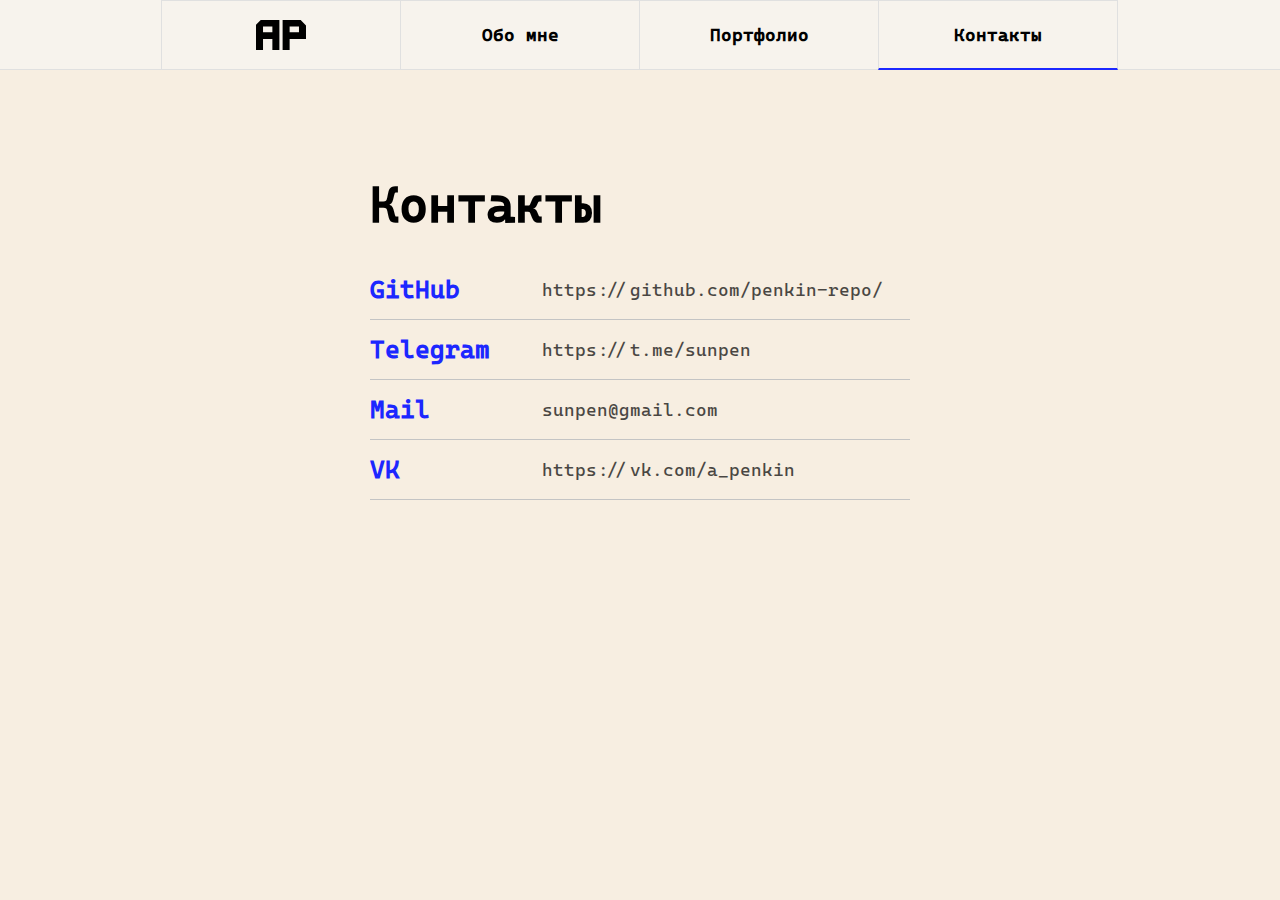
<file: contact.html>
<!DOCTYPE html>
<html lang="ru">
  <head>
    <meta charset="UTF-8" />
    <meta http-equiv="X-UA-Compatible" content="IE=edge" />
    <meta name="viewport" content="width=device-width, initial-scale=1.0" />
    <title>Alexander Penkin</title>
    <link rel="stylesheet" href="style/stylezero.css" />
    <link rel="stylesheet" href="styleNew/style.css" />
    <link rel="icon" href="img/logo-pen.svg" type="image/x-icon" />
  </head>
  <body>
    <header>
      <div class="navbar">
        <div class="navbar__menu">
          <a href="index.html"
            ><div class="logo"><img src="img/logo-pen.svg" alt="" /></div
          ></a>
          <a href="about.html"
            ><div class="button-reload"><span>Обо мне</span></div></a
          >
          <a href="portfolio.html">
            <div class="button-reload"><span>Портфолио</span></div></a
          >
          <a href="contact.html" class="active"
            ><div class="button-reload"><span>Контакты</span></div></a
          >
        </div>
      </div>
    </header>
    
    <div class="container">
      <section class="contacts">
        <div class="contacts__title"><h1>Контакты</h1></div>
        <div class="contacts__content">
          <div class="contacts__item">
            <a href="https://github.com/penkin-repo/">GitHub</a
            ><span>https://github.com/penkin-repo/</span>
          </div>

          <div class="contacts__item">
            <a href="https://t.me/sunpen">Telegram</a
            ><span>https://t.me/sunpen</span>
          </div>

          <div class="contacts__item">
            <a href="mailto:sunpen@gmail.com">Mail</a
            ><span>sunpen@gmail.com</span>
          </div>

          <div class="contacts__item">
            <a href="https://vk.com/a_penkin">VK</a
            ><span>https://vk.com/a_penkin</span>
          </div>
        </div>
      </section>
    </div>

 
    
  </body>
</html>
</file>
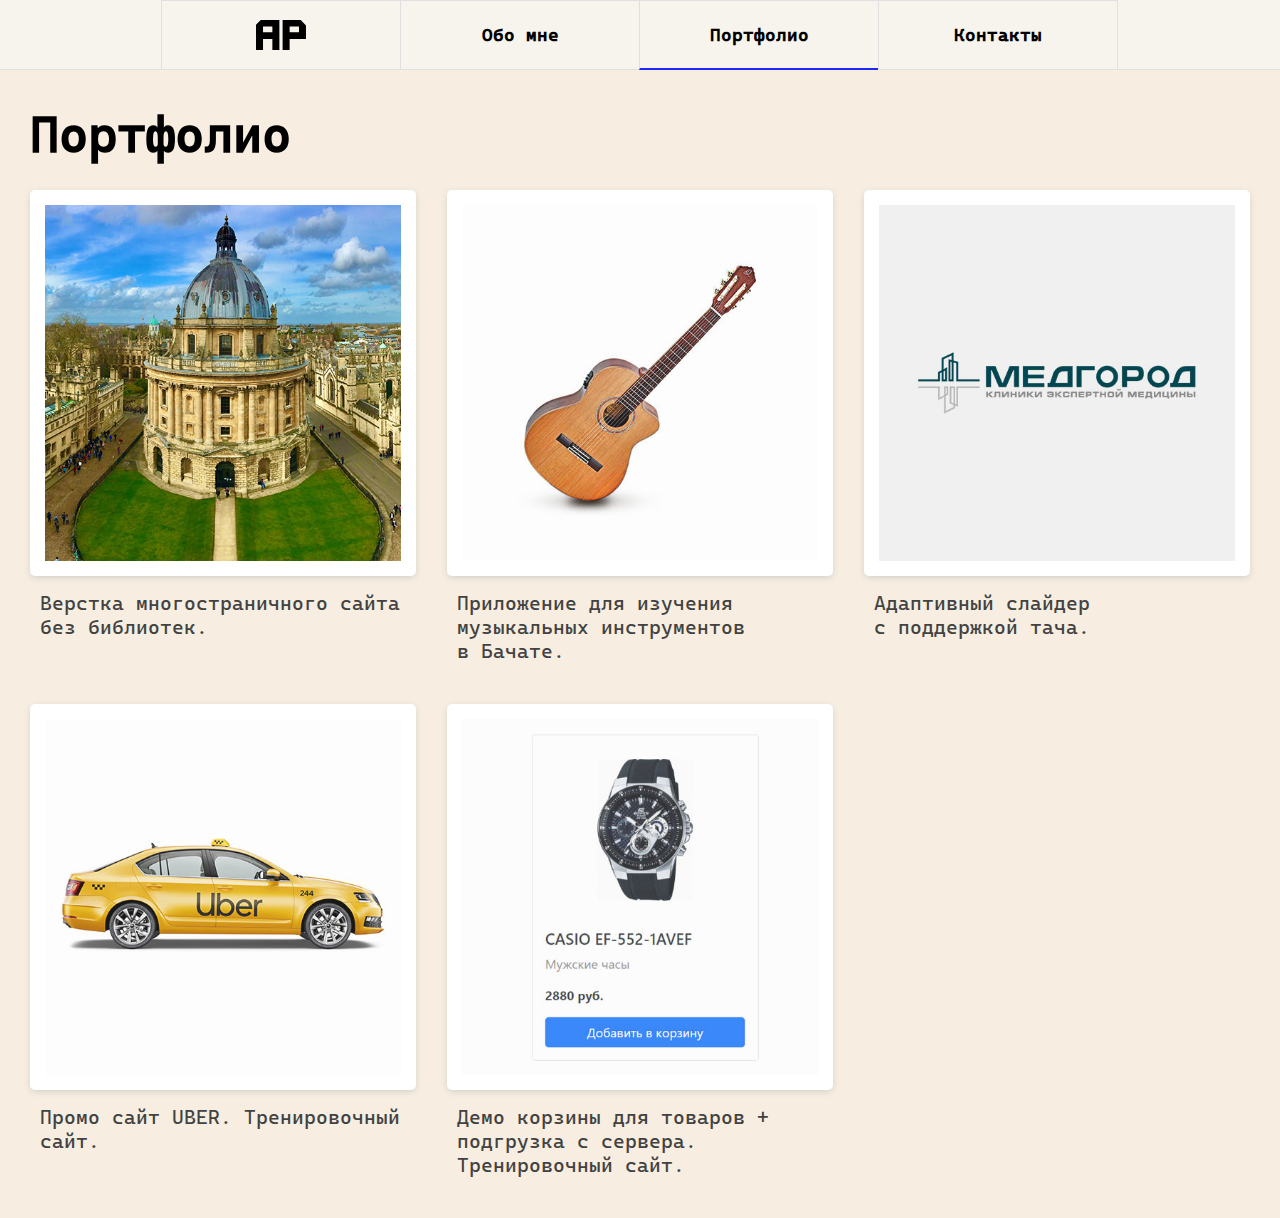
<file: portfolio.html>
<!DOCTYPE html>
<html lang="ru">
  <head>
    <meta charset="UTF-8" />
    <meta http-equiv="X-UA-Compatible" content="IE=edge" />
    <meta name="viewport" content="width=device-width, initial-scale=1.0" />
    <title>Alexander Penkin</title>
    <link rel="stylesheet" href="style/stylezero.css" />
    <link rel="stylesheet" href="styleNew/style.css" />
    <link rel="stylesheet" href="styleNew/portfolio.css" />
    <link rel="icon" href="img/logo-pen.svg" type="image/x-icon" />
  </head>
  <body>
    <header>
      <div class="navbar">
        <div class="navbar__menu">
          <a href="index.html"
            ><div class="logo"><img src="img/logo-pen.svg" alt="" /></div
          ></a>
          <a href="about.html"
            ><div class="button-reload"><span>Обо мне</span></div></a
          >
          <a href="portfolio.html" class="active">
            <div class="button-reload"><span>Портфолио</span></div></a
          >
          <a href="contact.html"
            ><div class="button-reload"><span>Контакты</span></div></a
          >
        </div>
      </div>
    </header>

    <div class="container-max">
      <section class="portfolio">
        <div class="portfolio__header"><h1>Портфолио</h1></div>
        <div class="portfolio__row">
          <div class="portfolio__item">
            <a href="https://penkin-repo.github.io/World-s-Biggest-University/">
              <div class="portfolio__img">
                <img src="img/banner-uni.jpg" alt="" />
              </div>
              <div class="portfolio__label-black">
                Верстка многостраничного сайта без библиотек.
              </div>
            </a>
            
          </div>
          <div class="portfolio__item">
            <a href="https://penkin-repo.github.io/drumkit/">
              <div class="portfolio__img">
                <img src="img/req.jpg" alt="" />
              </div>
              <div class="portfolio__label-black">
                Приложение для изучения музыкальных инструментов в&nbsp;Бачате.
              </div>
            </a>
          </div>
          <div class="portfolio__item">
            <a href="https://penkin-repo.github.io/web-med-slider/">
              <div class="portfolio__img">
                <img src="img/med.jpg" alt="" />
              </div>
              <div class="portfolio__label-black">
                Адаптивный слайдер с&nbsp;поддержкой тача.
              </div>
            </a>
          </div>
          <div class="portfolio__item">
            <a href="https://penkin-repo.github.io/uber/">
              <div class="portfolio__img">
                <img src="img/uber-f.jpg" alt="" />
              </div>
              <div class="portfolio__label-black">
                Промо сайт UBER. Тренировочный сайт.
              </div>
            </a>
          </div>
          <div class="portfolio__item">
            <a href="https://penkin-repo.github.io/demo-cart/">
              <div class="portfolio__img">
                <img src="img/cart.jpg" alt="" />
              </div>
              <div class="portfolio__label-black">
                Демо корзины для товаров + подгрузка с&nbsp;сервера.
                Тренировочный сайт.
              </div>
            </a>
          </div>
        </div>
      </section>
    </div>
  </body>
</html>
</file>
<file: style/stylezero.css>
*{
	padding: 0;
	margin: 0;
	border: 0;
}
*,*:before,*:after{
	-moz-box-sizing: border-box;
	-webkit-box-sizing: border-box;
	box-sizing: border-box;
}
:focus,:active{outline: none;}
a:focus,a:active{outline: none;}

nav,footer,header,aside{display: block;}

html,body{
	height: 100%;
	width: 100%;
	font-size: 100%;
	line-height: 1;
	font-size: 14px;
	-ms-text-size-adjust: 100%;
	-moz-text-size-adjust: 100%;
	-webkit-text-size-adjust: 100%;
}
input,button,textarea{font-family:inherit;}

input::-ms-clear{display: none;}
button{cursor: pointer;}
button::-moz-focus-inner {padding:0;border:0;}
a, a:visited{text-decoration: none;}
a:hover{text-decoration: none;}
ul li{list-style: none;}
img{vertical-align: top;}

h1,h2,h3,h4,h5,h6{font-size:inherit;font-weight: 400;}
/*--------------------*/

.bigred{
	font-size: 20px;
	color: red;
}
</file>
<file: styleNew/style.css>
@charset "UTF-8";
@import url("../fonts/stylesheet.css");
html {
  width: 100vw;
}

* {
  font-family: "Cascadia Code";
  font-size: 18px;
  color: #000000;
  font-weight: 300;
  line-height: 1.4;
}

b {
  font-weight: bold;
}

body {
  overflow-x: hidden;
  background-color: #f7eee1;
}

.container {
  max-width: 1000px;
  margin: 0 auto;
  padding-left: 20px;
  padding-right: 20px;
}

.container-max {
  max-width: 100%;
  margin: 0 auto;
  padding-left: 30px;
  padding-right: 30px;
}

h1 {
  font-family: "Cascadia Code";
  font-weight: 900;
  font-size: 50px;
}
@media (max-width: 720px) {
  h1 {
    line-height: 1.1;
    font-size: 40px;
  }
}

h2 {
  font-family: "Cascadia Code";
  font-weight: 400;
  font-size: 35px;
}

.separator {
  width: 100%;
  border-bottom: 1px solid rgb(230, 230, 230);
  margin-top: 25px;
  margin-bottom: 20px;
}

header .navbar {
  width: 100%;
  height: 70px;
  background-color: #f7f3ed;
  border-bottom: 1px solid #e0e0e0;
}
header .navbar .navbar__menu {
  max-width: 960px;
  margin: 0 auto;
  display: flex;
  justify-content: center;
  align-items: center;
}
header .navbar .navbar__menu .logo {
  display: flex;
  justify-content: center;
  align-items: center;
  cursor: pointer;
}
header .navbar .navbar__menu .logo img {
  width: 50px;
  transition: all 0.1s;
}
@media (max-width: 450px) {
  header .navbar .navbar__menu .logo img {
    width: 40px;
  }
}
header .navbar .navbar__menu a {
  cursor: pointer;
  width: 25%;
  border: 1px solid #e0e0e0;
  margin-left: -1px;
  height: 70px;
  display: flex;
  justify-content: center;
  align-items: center;
  transition: all 0.05s;
}
header .navbar .navbar__menu a span {
  font-weight: 600;
}
header .navbar .navbar__menu a.active {
  border-bottom: 2px solid #1c27ff;
}
header .navbar .navbar__menu a:hover {
  border: 2px solid #525252;
  z-index: 10;
}
header .navbar .navbar__menu a:active {
  border: 2px solid #525252;
  background: #d9dfeb;
}

.about {
  display: flex;
  justify-content: flex-start;
  align-items: start;
  flex-wrap: wrap;
}
.about p {
  line-height: 1.6;
  opacity: 0.85;
}
.about .about__content {
  width: calc(70% - 20px);
  padding-right: 40px;
}
@media (max-width: 700px) {
  .about .about__content {
    order: 2;
    width: 100%;
    padding-right: 0px;
  }
}
.about .about__content .about__skills-h {
  margin-bottom: 15px;
  margin-top: 20px;
}
.about .about__content .about__skills-c {
  display: flex;
  justify-content: start;
  align-items: center;
  flex-wrap: wrap;
}
.about .about__content .about__skills-c .about__skills-c-item {
  margin-bottom: 10px;
  border: 1px solid #e0e0e0;
  border-radius: 2px;
  padding: 10px;
  flex-grow: 1;
  margin-right: 10px;
  transition: all 0.2s;
  background: #f7f3ed;
}
.about .about__content .about__skills-c .about__skills-c-item:hover {
  transform: translateY(-10px);
}
.about .about__content .about__experience-h {
  margin-bottom: 15px;
  margin-top: 20px;
}
.about .about__content .about__experience-с-item {
  margin-bottom: 10px;
  display: flex;
  line-height: 1.3;
}
.about .about__content .about__experience-с-item span {
  display: block;
  min-width: 100px;
  margin-right: 40px;
  color: #1c27ff;
}
.about .about__img {
  width: 30%;
  position: relative;
  min-height: 420px;
}
@media (max-width: 700px) {
  .about .about__img {
    order: 0;
    width: 100%;
  }
}
.about .about__img img {
  position: absolute;
  top: -30px;
  right: 16.6666666667%;
  z-index: -20;
  width: 100%;
}
@media (max-width: 700px) {
  .about .about__img img {
    width: 200px;
    top: -30px;
    right: 50%;
  }
}
.about .about__title {
  margin-top: 30px;
  margin-bottom: 20px;
}

.contacts {
  max-width: 600px;
  margin: 0 auto;
  margin-top: 100px;
  padding: 30px;
  padding-top: 0;
}
@media (max-width: 650px) {
  .contacts {
    margin-top: 50px;
  }
}
.contacts .contacts__title {
  margin-top: 30px;
  margin-bottom: 20px;
}
.contacts .contacts__content {
  display: flex;
  flex-direction: column;
}
.contacts .contacts__item {
  border-bottom: 1px solid #c4c4c4;
  min-height: 60px;
  display: flex;
  justify-content: flex-start;
  align-items: center;
}
@media (max-width: 650px) {
  .contacts .contacts__item {
    flex-wrap: wrap;
  }
}
.contacts .contacts__item a {
  width: 30%;
  font-size: 25px;
  font-weight: 700;
  color: #1c27ff;
  margin-right: 0;
}
@media (max-width: 650px) {
  .contacts .contacts__item a {
    width: 100%;
    margin-bottom: 5px;
    margin-top: 10px;
  }
}
.contacts .contacts__item span {
  padding-left: 10px;
  padding-right: 10px;
  opacity: 0.7;
  width: 70%;
}
@media (max-width: 650px) {
  .contacts .contacts__item span {
    width: 100%;
    margin-bottom: 15px;
    padding-left: 0px;
    padding-right: 0px;
  }
}

/*
OOOOOO анимация качания бейджа OOOOOOOOOOOOOOOOOOOOOOOOOOOOOOOOOOOOOOOOOOOOOOOOOOOOOOOOOOOOOOOOOOOOOOOOOO
*/
.slide-rotate-ver-r-fwd {
  -webkit-animation: slide-rotate-ver-r-fwd 5s infinite cubic-bezier(0.455, 0.03, 0.515, 0.955) both;
          animation: slide-rotate-ver-r-fwd 5s infinite cubic-bezier(0.455, 0.03, 0.515, 0.955) both;
}

@-webkit-keyframes slide-rotate-ver-r-fwd {
  0% {
    transform: translateX(0) translateZ(0) rotateY(0) rotate(0deg);
    transform-origin: center left;
  }
  50% {
    transform: translateX(100px) translateZ(120px) rotateY(-20deg) rotate(-2deg);
    transform-origin: center left;
  }
  0% {
    transform: translateX(0) translateZ(0) rotateY(0deg) rotate(0deg);
    transform-origin: center left;
  }
}

@keyframes slide-rotate-ver-r-fwd {
  0% {
    transform: translateX(0) translateZ(0) rotateY(0) rotate(0deg);
    transform-origin: center left;
  }
  50% {
    transform: translateX(100px) translateZ(120px) rotateY(-20deg) rotate(-2deg);
    transform-origin: center left;
  }
  0% {
    transform: translateX(0) translateZ(0) rotateY(0deg) rotate(0deg);
    transform-origin: center left;
  }
}/*# sourceMappingURL=style.css.map */
</file>
<file: styleNew/portfolio.css>
.portfolio .portfolio__header {
  margin-top: 30px;
  margin-bottom: 20px;
}
.portfolio .portfolio__row {
  display: flex;
  flex-wrap: wrap;
  justify-content: space-between;
  justify-content: flex-start;
}
@media (max-width: 1100px) {
  .portfolio .portfolio__row {
    justify-content: flex-start;
  }
}
@media (max-width: 800px) {
  .portfolio .portfolio__row {
    justify-content: space-between;
  }
}
.portfolio .portfolio__item {
  margin-bottom: 2.5%;
  border-radius: 0px;
  width: 31.6666666667%;
  margin-right: 2.5%;
}
.portfolio .portfolio__item:nth-child(3n) {
  margin-right: 0;
}
@media (max-width: 1100px) {
  .portfolio .portfolio__item {
    width: 31.6666666667%;
    margin-right: 2.5%;
  }
  .portfolio .portfolio__item:nth-child(4n) {
    margin-right: 2.5%;
  }
  .portfolio .portfolio__item:nth-child(3n) {
    margin-right: 0;
  }
}
@media (max-width: 800px) {
  .portfolio .portfolio__item {
    width: 48.75%;
    margin-right: 2.5%;
  }
  .portfolio .portfolio__item:nth-child(2n) {
    margin-right: 0;
  }
}
@media (max-width: 520px) {
  .portfolio .portfolio__item {
    width: 100%;
    margin-right: 0;
    margin-bottom: 10px;
  }
}
.portfolio .portfolio__img {
  padding: 15px;
  background-color: rgb(255, 255, 255);
  display: flex;
  justify-content: center;
  align-items: center;
  border-radius: 5px;
  overflow: hidden;
  transition: all 0.3s;
  box-shadow: 0px 2px 7px -1px rgba(34, 60, 80, 0.2);
}
.portfolio .portfolio__img:hover {
  box-shadow: 0px 10px 15px 8px rgba(41, 60, 182, 0.08);
  transform: scale(1.005);
}
.portfolio .portfolio__img img {
  width: 100%;
}
.portfolio .portfolio__label-black {
  font-size: 20px;
  line-height: 1.2;
  border-radius: 5px;
  color: rgb(66, 66, 66);
  font-weight: 500;
  padding: 10px;
  padding-top: 15px;
}/*# sourceMappingURL=portfolio.css.map */
</file>
